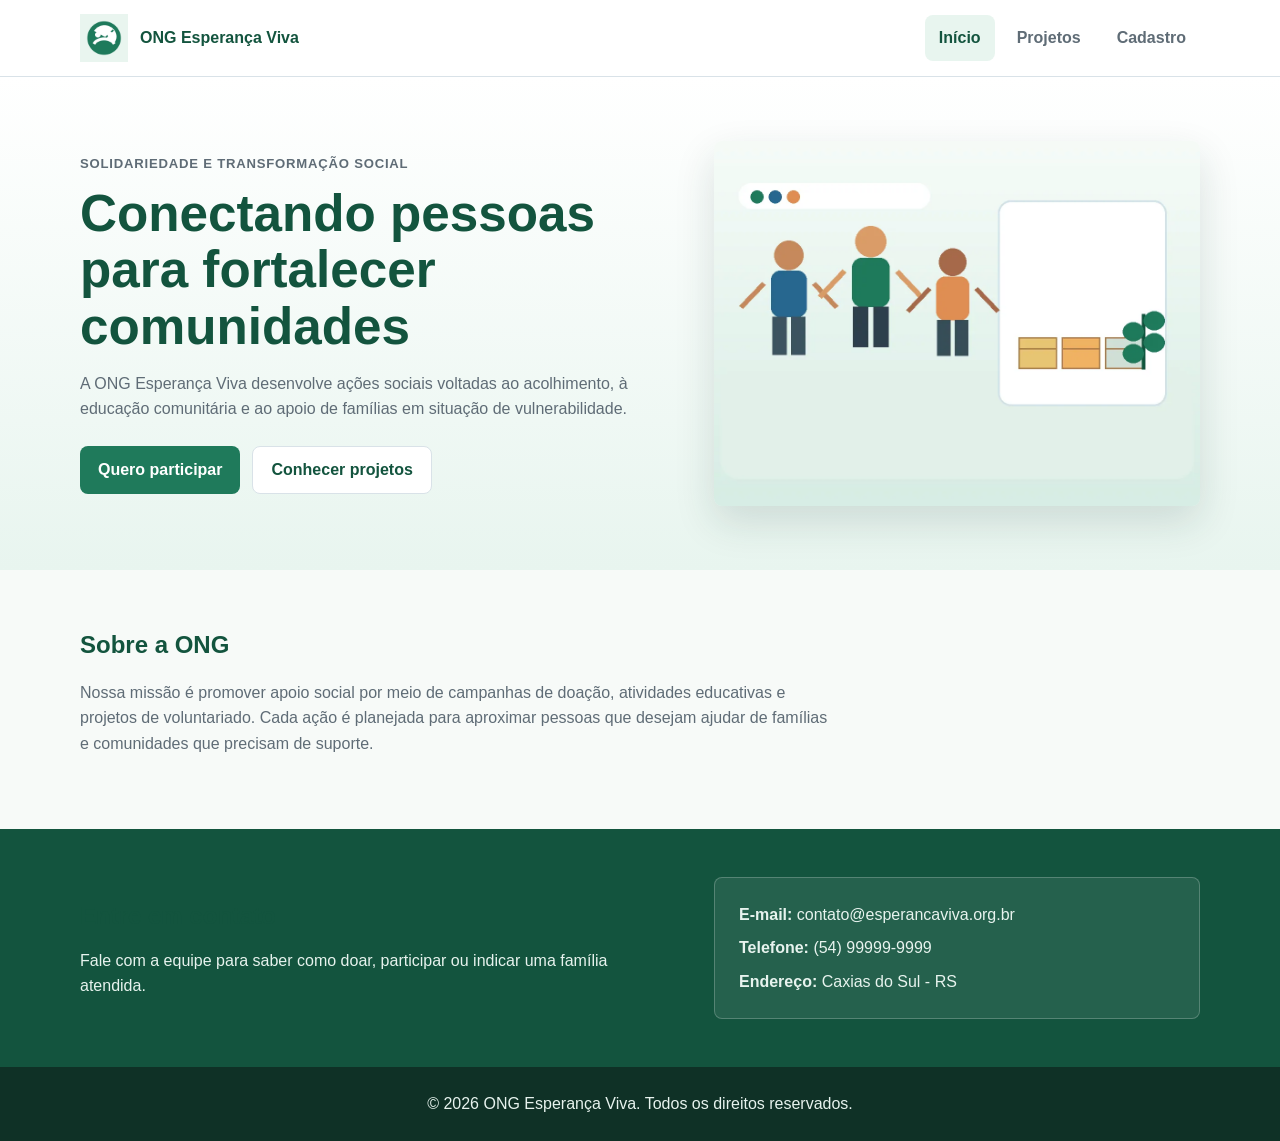
<file: projeto-ong/index.html>
<!DOCTYPE html>
<html lang="pt-BR">
<head>
  <meta charset="UTF-8">
  <meta name="viewport" content="width=device-width, initial-scale=1.0">
  <meta name="description" content="Página inicial da ONG Esperança Viva, com informações institucionais e dados de contato.">
  <title>ONG Esperança Viva</title>
  <link rel="stylesheet" href="assets/css/style.css">
</head>
<body>
  <header class="topo">
    <div class="container barra-topo">
      <a class="marca" href="index.html" aria-label="Página inicial da ONG Esperança Viva">
        <picture>
          <source srcset="assets/img/logo.webp" type="image/webp">
          <img src="assets/img/logo.png" alt="Logotipo da ONG Esperança Viva">
        </picture>
        <span>ONG Esperança Viva</span>
      </a>

      <nav aria-label="Menu principal">
        <ul class="menu">
          <li><a href="index.html" aria-current="page">Início</a></li>
          <li><a href="projetos.html">Projetos</a></li>
          <li><a href="cadastro.html">Cadastro</a></li>
        </ul>
      </nav>
    </div>
  </header>

  <main>
    <section class="hero">
      <div class="container hero-grid">
        <div class="hero-texto">
          <p class="etiqueta">Solidariedade e transformação social</p>
          <h1>Conectando pessoas para fortalecer comunidades</h1>
          <p>
            A ONG Esperança Viva desenvolve ações sociais voltadas ao acolhimento,
            à educação comunitária e ao apoio de famílias em situação de vulnerabilidade.
          </p>
          <div class="acoes">
            <a class="botao primario" href="cadastro.html">Quero participar</a>
            <a class="botao secundario" href="projetos.html">Conhecer projetos</a>
          </div>
        </div>

        <picture class="imagem-destaque">
          <source srcset="assets/img/institucional.webp" type="image/webp">
          <img src="assets/img/institucional.jpg" alt="Voluntários organizando doações para uma ação social comunitária">
        </picture>
      </div>
    </section>

    <section class="container secao" aria-labelledby="titulo-sobre">
      <div class="conteudo-limitado">
        <h2 id="titulo-sobre">Sobre a ONG</h2>
        <p>
          Nossa missão é promover apoio social por meio de campanhas de doação,
          atividades educativas e projetos de voluntariado. Cada ação é planejada
          para aproximar pessoas que desejam ajudar de famílias e comunidades que
          precisam de suporte.
        </p>
      </div>
    </section>

    <section class="faixa-contato" aria-labelledby="titulo-contato">
      <div class="container contato-grid">
        <div>
          <h2 id="titulo-contato">Entre em contato</h2>
          <p>Fale com a equipe para saber como doar, participar ou indicar uma família atendida.</p>
        </div>

        <address class="dados-contato">
          <p><strong>E-mail:</strong> contato@esperancaviva.org.br</p>
          <p><strong>Telefone:</strong> (54) 99999-9999</p>
          <p><strong>Endereço:</strong> Caxias do Sul - RS</p>
        </address>
      </div>
    </section>
  </main>

  <footer class="rodape">
    <div class="container">
      <p>&copy; 2026 ONG Esperança Viva. Todos os direitos reservados.</p>
    </div>
  </footer>
</body>
</html>
</file>
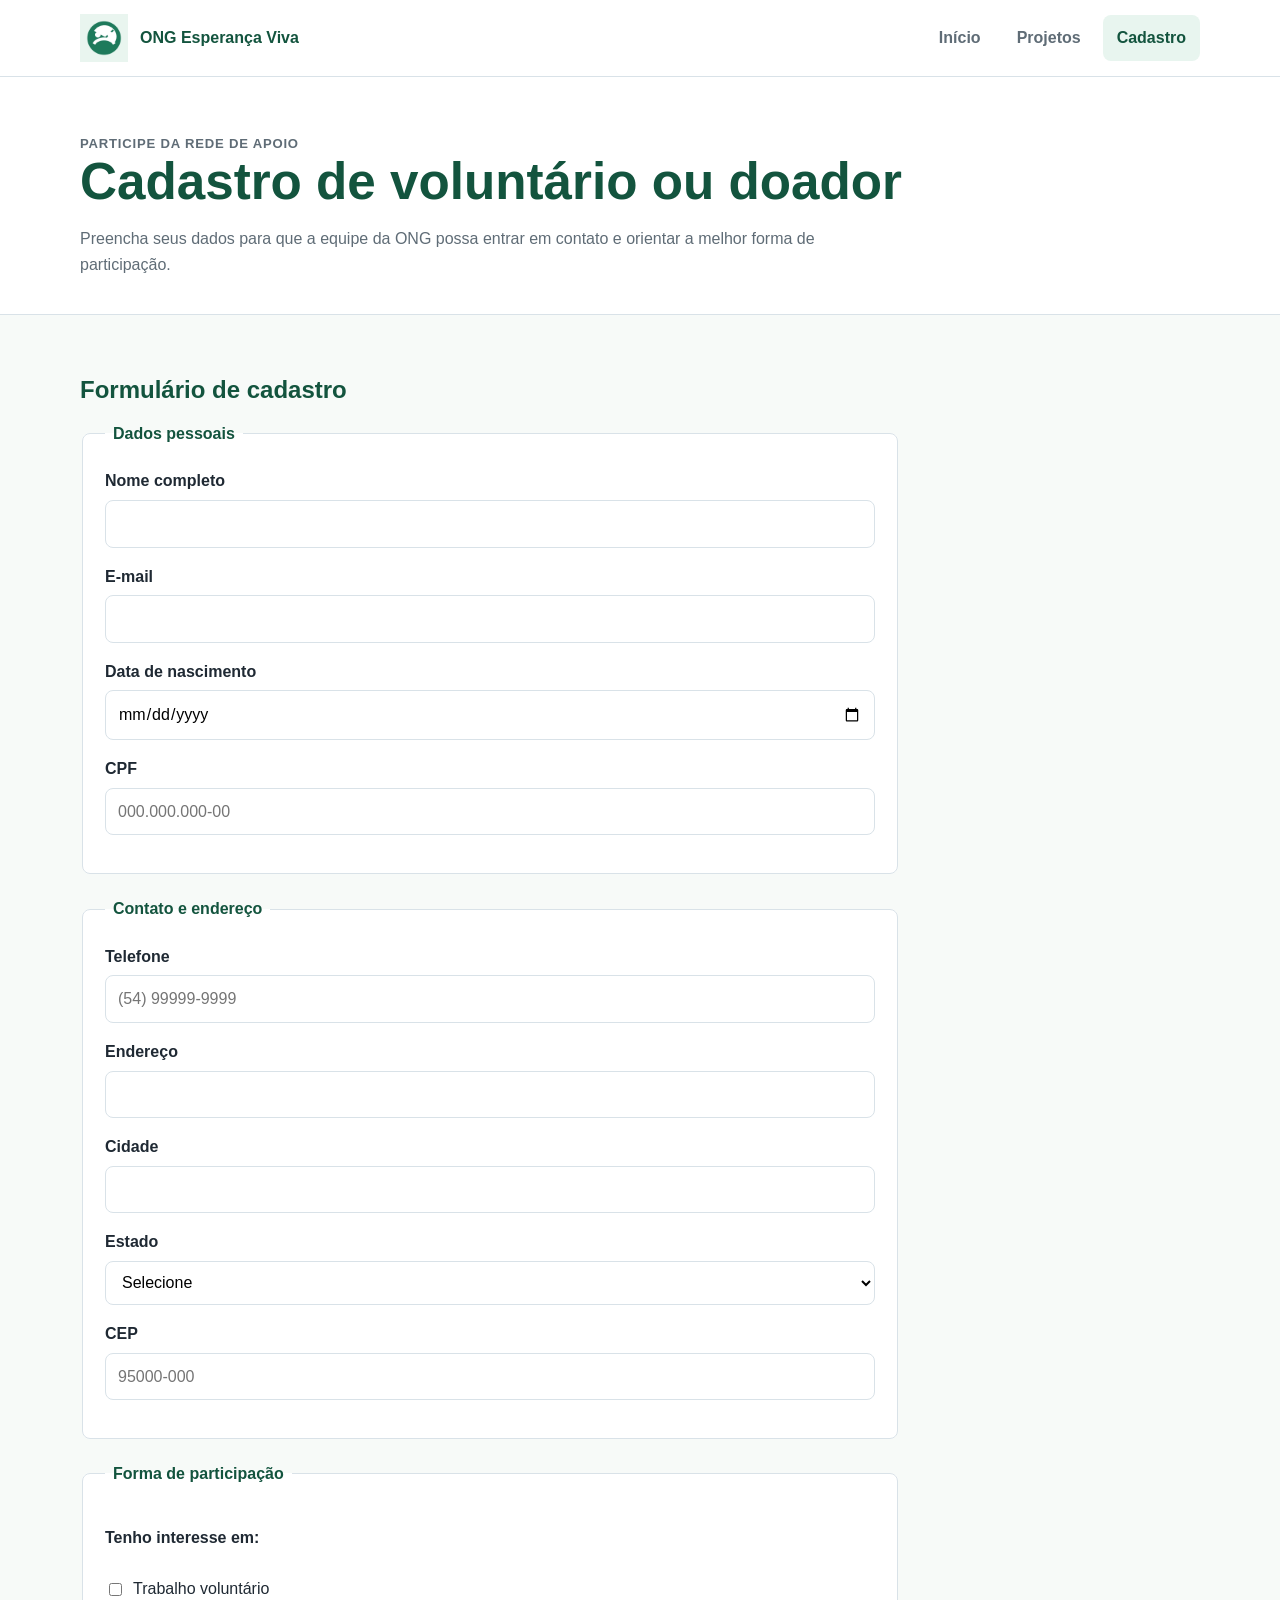
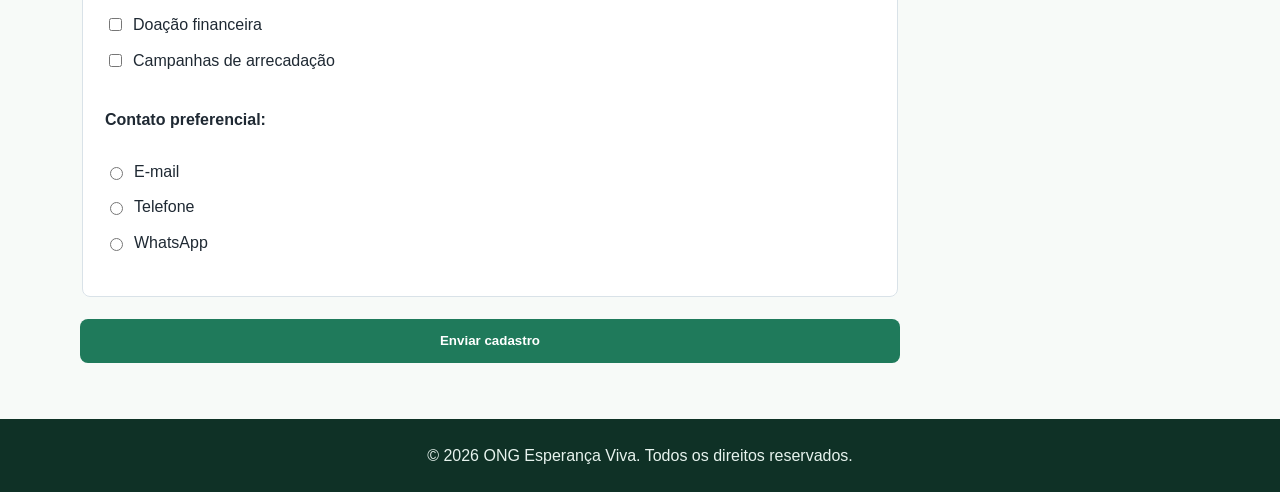
<file: projeto-ong/cadastro.html>
<!DOCTYPE html>
<html lang="pt-BR">
<head>
  <meta charset="UTF-8">
  <meta name="viewport" content="width=device-width, initial-scale=1.0">
  <meta name="description" content="Formulário de cadastro para voluntários e doadores da ONG Esperança Viva.">
  <title>Cadastro | ONG Esperança Viva</title>
  <link rel="stylesheet" href="assets/css/style.css">
</head>
<body>
  <header class="topo">
    <div class="container barra-topo">
      <a class="marca" href="index.html" aria-label="Página inicial da ONG Esperança Viva">
        <picture>
          <source srcset="assets/img/logo.webp" type="image/webp">
          <img src="assets/img/logo.png" alt="Logotipo da ONG Esperança Viva">
        </picture>
        <span>ONG Esperança Viva</span>
      </a>

      <nav aria-label="Menu principal">
        <ul class="menu">
          <li><a href="index.html">Início</a></li>
          <li><a href="projetos.html">Projetos</a></li>
          <li><a href="cadastro.html" aria-current="page">Cadastro</a></li>
        </ul>
      </nav>
    </div>
  </header>

  <main>
    <section class="pagina-titulo">
      <div class="container">
        <p class="etiqueta">Participe da rede de apoio</p>
        <h1>Cadastro de voluntário ou doador</h1>
        <p>
          Preencha seus dados para que a equipe da ONG possa entrar em contato
          e orientar a melhor forma de participação.
        </p>
      </div>
    </section>

    <section class="container secao-formulario" aria-labelledby="titulo-formulario">
      <h2 id="titulo-formulario">Formulário de cadastro</h2>

      <form action="#" method="post" class="formulario">
        <fieldset>
          <legend>Dados pessoais</legend>

          <div class="campo">
            <label for="nome">Nome completo</label>
            <input type="text" id="nome" name="nome" autocomplete="name" required>
          </div>

          <div class="campo">
            <label for="email">E-mail</label>
            <input type="email" id="email" name="email" autocomplete="email" required>
          </div>

          <div class="campo">
            <label for="nascimento">Data de nascimento</label>
            <input type="date" id="nascimento" name="nascimento" required>
          </div>

          <div class="campo">
            <label for="cpf">CPF</label>
            <input
              type="text"
              id="cpf"
              name="cpf"
              inputmode="numeric"
              placeholder="000.000.000-00"
              pattern="\d{3}\.\d{3}\.\d{3}-\d{2}"
              title="Digite o CPF no formato 000.000.000-00"
              required
            >
          </div>
        </fieldset>

        <fieldset>
          <legend>Contato e endereço</legend>

          <div class="campo">
            <label for="telefone">Telefone</label>
            <input
              type="tel"
              id="telefone"
              name="telefone"
              autocomplete="tel"
              placeholder="(54) 99999-9999"
              pattern="\(\d{2}\)\s?\d{4,5}-\d{4}"
              title="Digite o telefone no formato (54) 99999-9999"
              required
            >
          </div>

          <div class="campo">
            <label for="endereco">Endereço</label>
            <input type="text" id="endereco" name="endereco" autocomplete="street-address" required>
          </div>

          <div class="campo">
            <label for="cidade">Cidade</label>
            <input type="text" id="cidade" name="cidade" autocomplete="address-level2" required>
          </div>

          <div class="campo">
            <label for="estado">Estado</label>
            <select id="estado" name="estado" autocomplete="address-level1" required>
              <option value="">Selecione</option>
              <option value="RS">Rio Grande do Sul</option>
              <option value="SC">Santa Catarina</option>
              <option value="PR">Paraná</option>
              <option value="SP">São Paulo</option>
              <option value="RJ">Rio de Janeiro</option>
            </select>
          </div>

          <div class="campo">
            <label for="cep">CEP</label>
            <input
              type="text"
              id="cep"
              name="cep"
              inputmode="numeric"
              placeholder="95000-000"
              pattern="\d{5}-\d{3}"
              title="Digite o CEP no formato 95000-000"
              required
            >
          </div>
        </fieldset>

        <fieldset>
          <legend>Forma de participação</legend>

          <div class="grupo-opcoes">
            <p>Tenho interesse em:</p>
            <label><input type="checkbox" name="interesse" value="voluntariado"> Trabalho voluntário</label>
            <label><input type="checkbox" name="interesse" value="doacao"> Doação financeira</label>
            <label><input type="checkbox" name="interesse" value="campanhas"> Campanhas de arrecadação</label>
          </div>

          <div class="grupo-opcoes">
            <p>Contato preferencial:</p>
            <label><input type="radio" name="contato_preferencial" value="email" required> E-mail</label>
            <label><input type="radio" name="contato_preferencial" value="telefone"> Telefone</label>
            <label><input type="radio" name="contato_preferencial" value="whatsapp"> WhatsApp</label>
          </div>
        </fieldset>

        <button class="botao primario" type="submit">Enviar cadastro</button>
      </form>
    </section>
  </main>

  <footer class="rodape">
    <div class="container">
      <p>&copy; 2026 ONG Esperança Viva. Todos os direitos reservados.</p>
    </div>
  </footer>
</body>
</html>
</file>
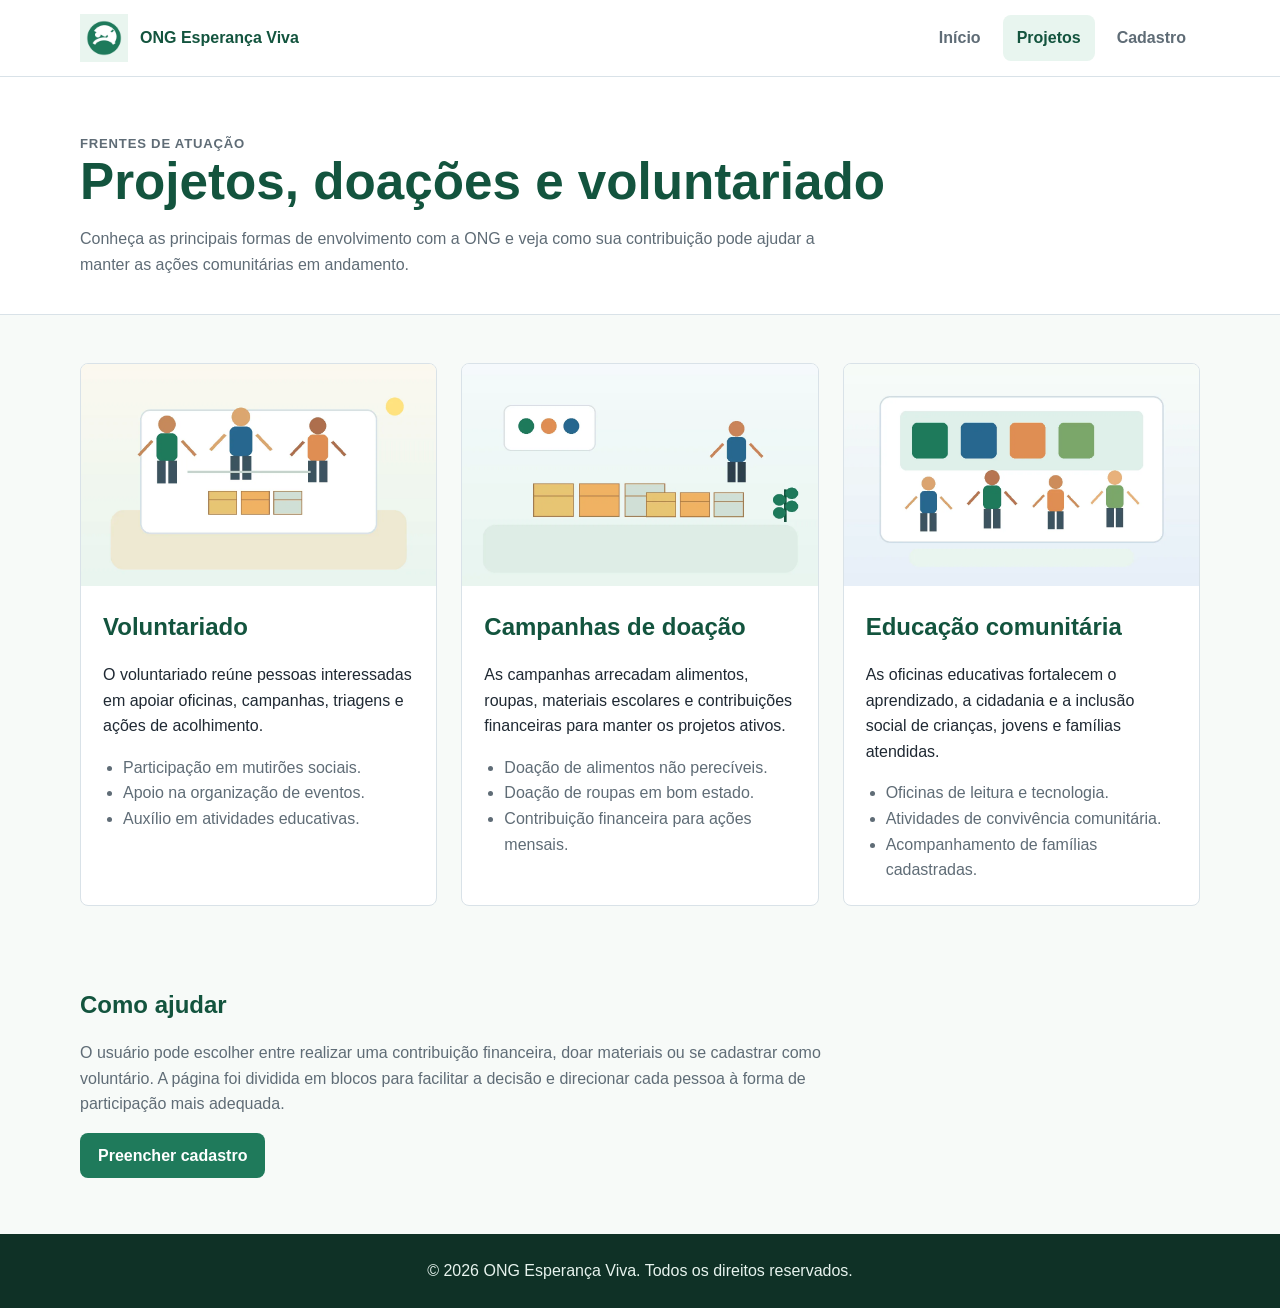
<file: projeto-ong/projetos.html>
<!DOCTYPE html>
<html lang="pt-BR">
<head>
  <meta charset="UTF-8">
  <meta name="viewport" content="width=device-width, initial-scale=1.0">
  <meta name="description" content="Projetos, campanhas de doação e oportunidades de voluntariado da ONG Esperança Viva.">
  <title>Projetos | ONG Esperança Viva</title>
  <link rel="stylesheet" href="assets/css/style.css">
</head>
<body>
  <header class="topo">
    <div class="container barra-topo">
      <a class="marca" href="index.html" aria-label="Página inicial da ONG Esperança Viva">
        <picture>
          <source srcset="assets/img/logo.webp" type="image/webp">
          <img src="assets/img/logo.png" alt="Logotipo da ONG Esperança Viva">
        </picture>
        <span>ONG Esperança Viva</span>
      </a>

      <nav aria-label="Menu principal">
        <ul class="menu">
          <li><a href="index.html">Início</a></li>
          <li><a href="projetos.html" aria-current="page">Projetos</a></li>
          <li><a href="cadastro.html">Cadastro</a></li>
        </ul>
      </nav>
    </div>
  </header>

  <main>
    <section class="pagina-titulo">
      <div class="container">
        <p class="etiqueta">Frentes de atuação</p>
        <h1>Projetos, doações e voluntariado</h1>
        <p>
          Conheça as principais formas de envolvimento com a ONG e veja como sua
          contribuição pode ajudar a manter as ações comunitárias em andamento.
        </p>
      </div>
    </section>

    <section class="container cards" aria-label="Blocos informativos dos projetos">
      <article class="card">
        <picture>
          <source srcset="assets/img/voluntariado.webp" type="image/webp">
          <img src="assets/img/voluntariado.jpg" alt="Grupo de voluntários preparando materiais para uma atividade comunitária">
        </picture>
        <div class="card-corpo">
          <h2>Voluntariado</h2>
          <p>
            O voluntariado reúne pessoas interessadas em apoiar oficinas,
            campanhas, triagens e ações de acolhimento.
          </p>
          <ul>
            <li>Participação em mutirões sociais.</li>
            <li>Apoio na organização de eventos.</li>
            <li>Auxílio em atividades educativas.</li>
          </ul>
        </div>
      </article>

      <article class="card">
        <picture>
          <source srcset="assets/img/doacoes.webp" type="image/webp">
          <img src="assets/img/doacoes.jpg" alt="Caixas com roupas, alimentos e materiais arrecadados para doação">
        </picture>
        <div class="card-corpo">
          <h2>Campanhas de doação</h2>
          <p>
            As campanhas arrecadam alimentos, roupas, materiais escolares e
            contribuições financeiras para manter os projetos ativos.
          </p>
          <ul>
            <li>Doação de alimentos não perecíveis.</li>
            <li>Doação de roupas em bom estado.</li>
            <li>Contribuição financeira para ações mensais.</li>
          </ul>
        </div>
      </article>

      <article class="card">
        <picture>
          <source srcset="assets/img/educacao.webp" type="image/webp">
          <img src="assets/img/educacao.jpg" alt="Crianças e jovens participando de uma oficina educativa">
        </picture>
        <div class="card-corpo">
          <h2>Educação comunitária</h2>
          <p>
            As oficinas educativas fortalecem o aprendizado, a cidadania e a
            inclusão social de crianças, jovens e famílias atendidas.
          </p>
          <ul>
            <li>Oficinas de leitura e tecnologia.</li>
            <li>Atividades de convivência comunitária.</li>
            <li>Acompanhamento de famílias cadastradas.</li>
          </ul>
        </div>
      </article>
    </section>

    <section class="container secao" aria-labelledby="como-ajudar">
      <div class="conteudo-limitado">
        <h2 id="como-ajudar">Como ajudar</h2>
        <p>
          O usuário pode escolher entre realizar uma contribuição financeira,
          doar materiais ou se cadastrar como voluntário. A página foi dividida
          em blocos para facilitar a decisão e direcionar cada pessoa à forma de
          participação mais adequada.
        </p>
        <a class="botao primario" href="cadastro.html">Preencher cadastro</a>
      </div>
    </section>
  </main>

  <footer class="rodape">
    <div class="container">
      <p>&copy; 2026 ONG Esperança Viva. Todos os direitos reservados.</p>
    </div>
  </footer>
</body>
</html>
</file>
<file: projeto-ong/assets/css/style.css>
:root {
  --verde: #1f7a5b;
  --verde-escuro: #13543e;
  --verde-claro: #e8f5ef;
  --azul: #27678f;
  --texto: #1f2933;
  --muted: #5f6c76;
  --borda: #d9e2e8;
  --fundo: #f7faf8;
  --branco: #ffffff;
  --sombra: 0 16px 40px rgba(23, 59, 47, 0.14);
}

* {
  box-sizing: border-box;
}

body {
  margin: 0;
  font-family: Arial, Helvetica, sans-serif;
  color: var(--texto);
  background: var(--fundo);
  line-height: 1.6;
}

img {
  display: block;
  max-width: 100%;
}

a {
  color: inherit;
}

.container {
  width: min(1120px, calc(100% - 32px));
  margin: 0 auto;
}

.topo {
  background: var(--branco);
  border-bottom: 1px solid var(--borda);
  position: sticky;
  top: 0;
  z-index: 10;
}

.barra-topo {
  min-height: 76px;
  display: flex;
  align-items: center;
  justify-content: space-between;
  gap: 24px;
}

.marca {
  display: inline-flex;
  align-items: center;
  gap: 12px;
  text-decoration: none;
  font-weight: 700;
  color: var(--verde-escuro);
}

.marca img {
  width: 48px;
  height: 48px;
}

.menu {
  list-style: none;
  display: flex;
  align-items: center;
  gap: 8px;
  margin: 0;
  padding: 0;
}

.menu a {
  display: inline-flex;
  padding: 10px 14px;
  border-radius: 8px;
  text-decoration: none;
  color: var(--muted);
  font-weight: 700;
}

.menu a:hover,
.menu a[aria-current="page"] {
  background: var(--verde-claro);
  color: var(--verde-escuro);
}

.hero {
  padding: 64px 0;
  background: linear-gradient(180deg, var(--branco), var(--verde-claro));
}

.hero-grid,
.contato-grid {
  display: grid;
  grid-template-columns: 1.1fr 0.9fr;
  gap: 40px;
  align-items: center;
}

.hero h1,
.pagina-titulo h1 {
  margin: 0 0 16px;
  font-size: clamp(2rem, 4vw, 3.3rem);
  line-height: 1.1;
  color: var(--verde-escuro);
}

.hero p,
.pagina-titulo p,
.secao p {
  color: var(--muted);
}

.etiqueta {
  margin: 0 0 12px;
  color: var(--azul);
  font-weight: 700;
  text-transform: uppercase;
  letter-spacing: 0.06em;
  font-size: 0.82rem;
}

.acoes {
  display: flex;
  flex-wrap: wrap;
  gap: 12px;
  margin-top: 24px;
}

.botao {
  display: inline-flex;
  justify-content: center;
  align-items: center;
  min-height: 44px;
  padding: 10px 18px;
  border: 0;
  border-radius: 8px;
  font-weight: 700;
  text-decoration: none;
  cursor: pointer;
}

.botao.primario {
  color: var(--branco);
  background: var(--verde);
}

.botao.secundario {
  color: var(--verde-escuro);
  background: var(--branco);
  border: 1px solid var(--borda);
}

.imagem-destaque img,
.card img {
  width: 100%;
  object-fit: cover;
}

.imagem-destaque img {
  aspect-ratio: 4 / 3;
  border-radius: 8px;
  box-shadow: var(--sombra);
}

.secao,
.secao-formulario {
  padding: 56px 0;
}

.conteudo-limitado {
  max-width: 760px;
}

.secao h2,
.faixa-contato h2,
.secao-formulario h2,
.card h2 {
  margin: 0 0 12px;
  color: var(--verde-escuro);
}

.faixa-contato {
  padding: 48px 0;
  background: var(--verde-escuro);
  color: var(--branco);
}

.faixa-contato p {
  margin: 0;
  color: #e7f3ee;
}

.dados-contato {
  padding: 24px;
  border: 1px solid rgba(255, 255, 255, 0.22);
  border-radius: 8px;
  font-style: normal;
  background: rgba(255, 255, 255, 0.08);
}

.dados-contato p + p {
  margin-top: 8px;
}

.pagina-titulo {
  padding: 56px 0 36px;
  background: var(--branco);
  border-bottom: 1px solid var(--borda);
}

.pagina-titulo p {
  max-width: 760px;
  margin: 0;
}

.cards {
  padding: 48px 0 24px;
  display: grid;
  grid-template-columns: repeat(3, 1fr);
  gap: 24px;
}

.card {
  background: var(--branco);
  border: 1px solid var(--borda);
  border-radius: 8px;
  overflow: hidden;
}

.card img {
  aspect-ratio: 16 / 10;
}

.card-corpo {
  padding: 22px;
}

.card ul {
  padding-left: 20px;
  margin-bottom: 0;
  color: var(--muted);
}

.formulario {
  max-width: 820px;
  display: grid;
  gap: 22px;
}

fieldset {
  border: 1px solid var(--borda);
  border-radius: 8px;
  padding: 22px;
  background: var(--branco);
}

legend {
  padding: 0 8px;
  color: var(--verde-escuro);
  font-weight: 700;
}

.campo {
  display: grid;
  gap: 6px;
  margin-bottom: 16px;
}

label,
.grupo-opcoes p {
  font-weight: 700;
  color: var(--texto);
}

input,
select {
  width: 100%;
  min-height: 44px;
  border: 1px solid var(--borda);
  border-radius: 8px;
  padding: 10px 12px;
  font: inherit;
  background: var(--branco);
}

input:focus,
select:focus {
  outline: 3px solid rgba(31, 122, 91, 0.22);
  border-color: var(--verde);
}

.grupo-opcoes {
  display: grid;
  gap: 10px;
  margin: 0 0 18px;
}

.grupo-opcoes label {
  display: inline-flex;
  align-items: center;
  gap: 8px;
  font-weight: 400;
}

.grupo-opcoes input {
  width: auto;
  min-height: auto;
}

.rodape {
  padding: 24px 0;
  background: #0f3126;
  color: #e7f3ee;
  text-align: center;
}

.rodape p {
  margin: 0;
}

@media (max-width: 820px) {
  .barra-topo,
  .hero-grid,
  .contato-grid {
    grid-template-columns: 1fr;
  }

  .barra-topo {
    display: grid;
    justify-items: start;
    padding: 14px 0;
  }

  .menu {
    flex-wrap: wrap;
  }

  .cards {
    grid-template-columns: 1fr;
  }
}

@media (max-width: 520px) {
  .hero {
    padding: 40px 0;
  }

  .acoes,
  .botao {
    width: 100%;
  }

  fieldset {
    padding: 18px;
  }
}
</file>
